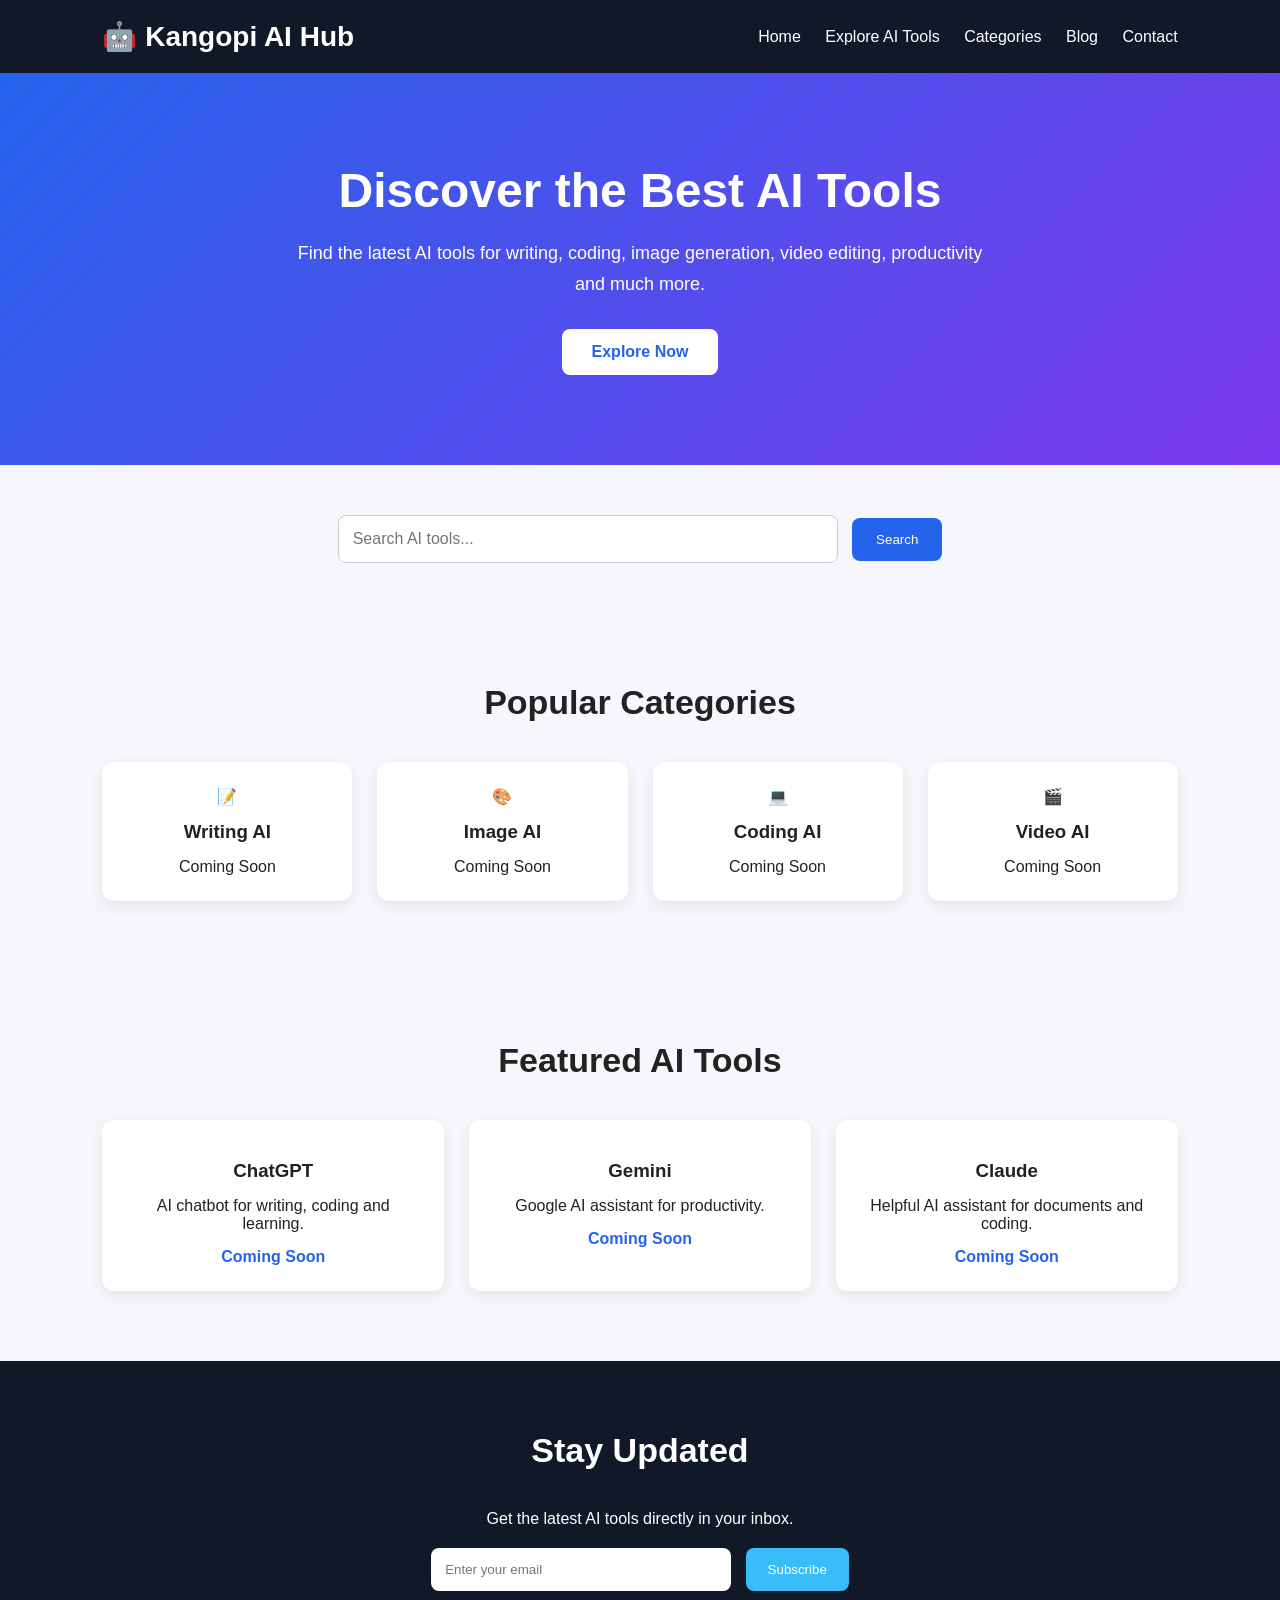
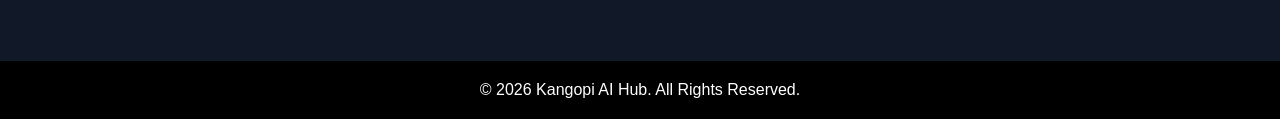
<file: index.html>
<!DOCTYPE html>
<html lang="en">
<head>
  <meta charset="UTF-8">
  <meta name="viewport" content="width=device-width, initial-scale=1.0">
  <title>Kangopi AI Hub</title>
  <link rel="stylesheet" href="style.css">
</head>
<body>

<header>
  <div class="logo">🤖 Kangopi AI Hub</div>

  <nav>
    <a href="#">Home</a>
    <a href="#">Explore AI Tools</a>
    <a href="#">Categories</a>
    <a href="#">Blog</a>
    <a href="#">Contact</a>
  </nav>
</header>

<section class="hero">

<h1>Discover the Best AI Tools</h1>

<p>
Find the latest AI tools for writing, coding, image generation,
video editing, productivity and much more.
</p>

<a href="#" class="btn">Explore Now</a>

</section>

<section class="search-section">

<input
type="text"
placeholder="Search AI tools...">

<button>Search</button>

</section>

<section class="categories">

<h2>Popular Categories</h2>

<div class="cards">

<div class="card">
📝
<h3>Writing AI</h3>
<p>Coming Soon</p>
</div>

<div class="card">
🎨
<h3>Image AI</h3>
<p>Coming Soon</p>
</div>

<div class="card">
💻
<h3>Coding AI</h3>
<p>Coming Soon</p>
</div>

<div class="card">
🎬
<h3>Video AI</h3>
<p>Coming Soon</p>
</div>

</div>

</section>
<section class="featured-tools">

  <h2>Featured AI Tools</h2>

  <div class="cards">

    <div class="card">
      <h3>ChatGPT</h3>
      <p>AI chatbot for writing, coding and learning.</p>
      <a href="#">Coming Soon</a>
    </div>

    <div class="card">
      <h3>Gemini</h3>
      <p>Google AI assistant for productivity.</p>
      <a href="#">Coming Soon</a>
    </div>

    <div class="card">
      <h3>Claude</h3>
      <p>Helpful AI assistant for documents and coding.</p>
      <a href="#">Coming Soon</a>
    </div>

  </div>

</section>

<section class="newsletter">

  <h2>Stay Updated</h2>

  <p>Get the latest AI tools directly in your inbox.</p>

  <input type="email" placeholder="Enter your email">

  <button>Subscribe</button>

</section>

<footer>

  <p>© 2026 Kangopi AI Hub. All Rights Reserved.</p>

</footer>

</body>
</html>
</file>
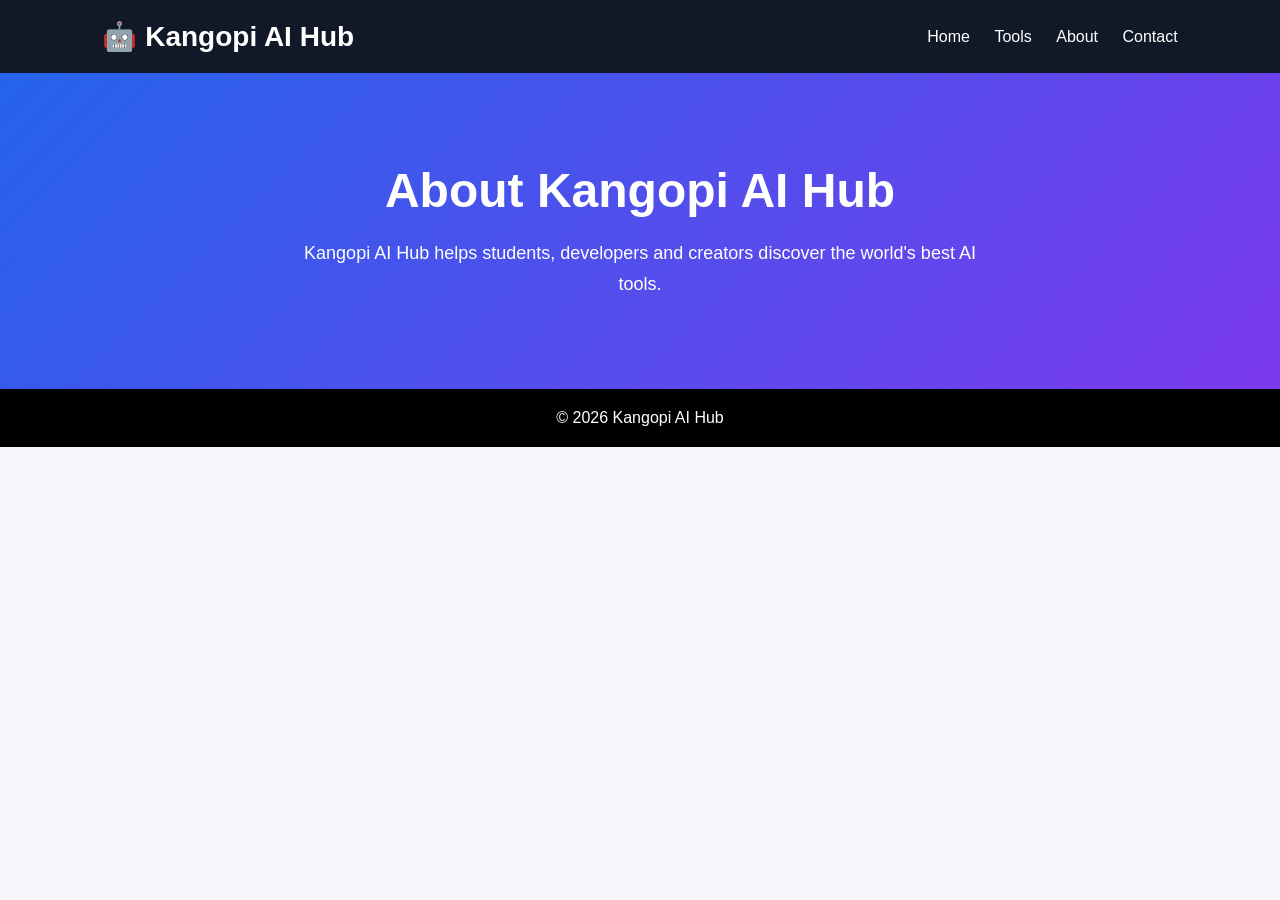
<file: about.html>
<!DOCTYPE html>
<html lang="en">
<head>
<meta charset="UTF-8">
<meta name="viewport" content="width=device-width, initial-scale=1.0">
<title>About | Kangopi AI Hub</title>

<link rel="stylesheet" href="style.css">
</head>

<body>

<header class="header">

<div class="logo">🤖 Kangopi AI Hub</div>

<nav>

<a href="index.html">Home</a>

<a href="tools.html">Tools</a>

<a href="about.html">About</a>

<a href="contact.html">Contact</a>

</nav>

</header>

<section class="hero">

<div class="hero-content">

<h1>About Kangopi AI Hub</h1>

<p>

Kangopi AI Hub helps students,
developers and creators discover
the world's best AI tools.

</p>

</div>

</section>

<footer>

<p>© 2026 Kangopi AI Hub</p>

</footer>

</body>
</html>
</file>
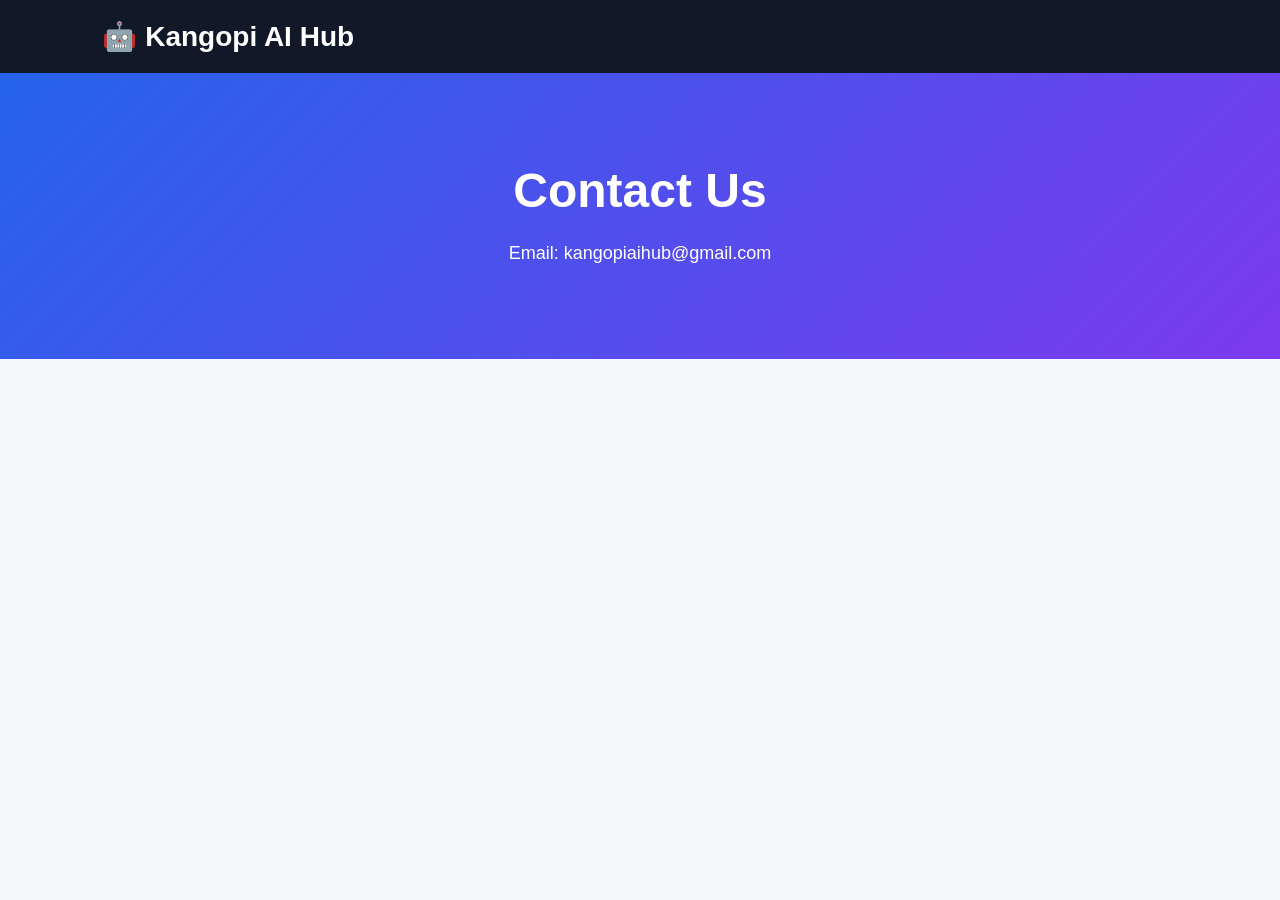
<file: contact.html>
<!DOCTYPE html>
<html lang="en">
<head>

<meta charset="UTF-8">

<meta name="viewport"
content="width=device-width, initial-scale=1.0">

<title>Contact</title>

<link rel="stylesheet"
href="style.css">

</head>

<body>

<header class="header">

<div class="logo">

🤖 Kangopi AI Hub

</div>

</header>

<section class="hero">

<div class="hero-content">

<h1>Contact Us</h1>

<p>

Email:
kangopiaihub@gmail.com

</p>

</div>

</section>

</body>
</html>
</file>
<file: style.css>
*{
    margin:0;
    padding:0;
    box-sizing:border-box;
    font-family:Arial, Helvetica, sans-serif;
}

body{
    background:#f5f7fb;
    color:#222;
}

header{
    display:flex;
    justify-content:space-between;
    align-items:center;
    padding:20px 8%;
    background:#111827;
}

.logo{
    color:#fff;
    font-size:28px;
    font-weight:bold;
}

nav a{
    color:#fff;
    text-decoration:none;
    margin-left:20px;
    transition:.3s;
}

nav a:hover{
    color:#38bdf8;
}

.hero{
    text-align:center;
    padding:90px 20px;
    background:linear-gradient(135deg,#2563eb,#7c3aed);
    color:white;
}

.hero h1{
    font-size:48px;
    margin-bottom:20px;
}

.hero p{
    max-width:700px;
    margin:auto;
    font-size:18px;
    line-height:1.7;
}

.btn{
    display:inline-block;
    margin-top:30px;
    padding:14px 30px;
    background:#fff;
    color:#2563eb;
    text-decoration:none;
    border-radius:8px;
    font-weight:bold;
}




.search-section{
    text-align:center;
    padding:50px 20px;
}

.search-section input{
    width:60%;
    max-width:500px;
    padding:14px;
    border:1px solid #ccc;
    border-radius:8px;
    font-size:16px;
}

.search-section button{
    padding:14px 24px;
    margin-left:10px;
    border:none;
    background:#2563eb;
    color:#fff;
    border-radius:8px;
    cursor:pointer;
}

.categories,
.featured-tools{
    padding:70px 8%;
}

.categories h2,
.featured-tools h2,
.newsletter h2{
    text-align:center;
    margin-bottom:40px;
    font-size:34px;
}

.cards{
    display:grid;
    grid-template-columns:repeat(auto-fit,minmax(220px,1fr));
    gap:25px;
}

.card{
    background:#fff;
    padding:25px;
    border-radius:12px;
    text-align:center;
    box-shadow:0 5px 15px rgba(0,0,0,.08);
    transition:.3s;
}

.card:hover{
    transform:translateY(-8px);
}

.card h3{
    margin:15px 0;
}

.card a{
    display:inline-block;
    margin-top:15px;
    text-decoration:none;
    color:#2563eb;
    font-weight:bold;
}

.newsletter{
    background:#111827;
    color:#fff;
    text-align:center;
    padding:70px 20px;
}

.newsletter p{
    margin:20px 0;
}

.newsletter input{
    width:300px;
    max-width:80%;
    padding:14px;
    border:none;
    border-radius:8px;
}

.newsletter button{
    padding:14px 22px;
    margin-left:10px;
    border:none;
    border-radius:8px;
    background:#38bdf8;
    color:#fff;
    cursor:pointer;
}

footer{
    background:#000;
    color:#fff;
    text-align:center;
    padding:20px;
}

@media(max-width:768px){
    header{
        flex-direction:column;
    }

    nav{
        margin-top:15px;
    }

    nav a{
        display:block;
        margin:10px 0;
    }

    .hero h1{
        font-size:34px;
    }

    .search-section input{
        width:100%;
        margin-bottom:10px;
    }

    .search-section button,
    .newsletter button{
        margin-left:0;
        margin-top:10px;
    }
}
</file>
